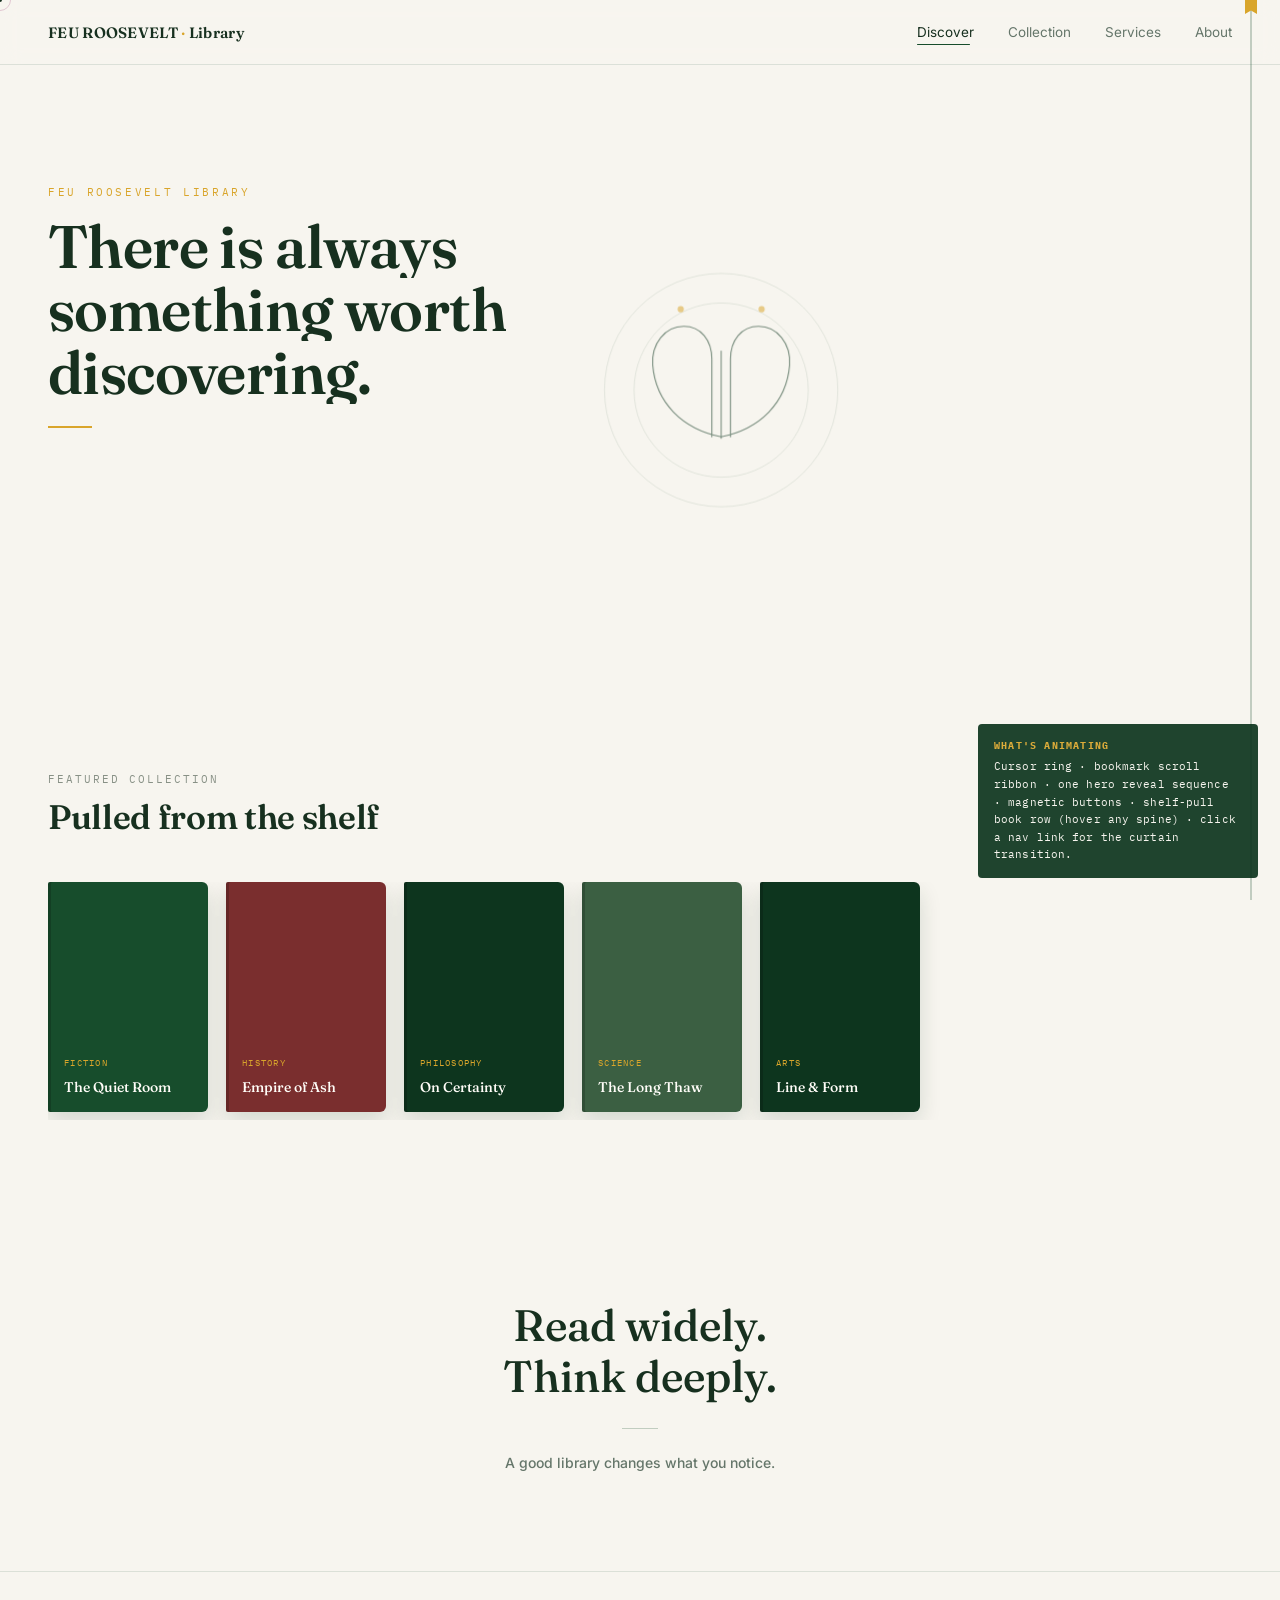
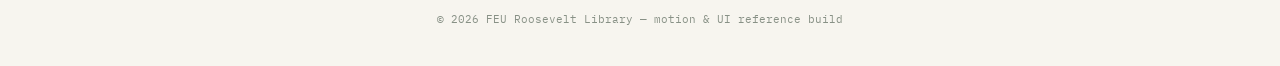
<file: ui website 2/library_backup-main/feu-motion-showcase.html>
<!DOCTYPE html>
<html lang="en">
<head>
<meta charset="UTF-8">
<meta name="viewport" content="width=device-width, initial-scale=1.0">
<title>FEU Roosevelt Library — Motion &amp; UI Showcase</title>
<link rel="preconnect" href="https://fonts.googleapis.com">
<link rel="preconnect" href="https://fonts.gstatic.com" crossorigin>
<link href="https://fonts.googleapis.com/css2?family=Fraunces:opsz,wght@9..144,400;9..144,500;9..144,600;9..144,700&family=Inter:wght@400;500;600;700&family=IBM+Plex+Mono:wght@400;500;600&display=swap" rel="stylesheet">
<style>
:root{
  --ink:#17301F; --ink-2:#0D351E; --ink-soft:#65766A; --ink-muted:#889186;
  --paper:#F7F5EF; --paper-2:#F0F4EF; --paper-3:#DCEBDD;
  --line:rgba(23,77,44,0.12); --line-strong:rgba(23,77,44,0.24);
  --white:#FFFDF8; --green:#174D2C; --green-deep:#0D351E; --green-tint:#DCEBDD;
  --brass:#D9A52B; --brass-tint:#F5E7C4; --oxblood:#7A2E2E;
  --font-display:'Fraunces', Georgia, serif;
  --font-body:'Inter', -apple-system, sans-serif;
  --font-mono:'IBM Plex Mono', monospace;
  --ease:cubic-bezier(.22,.9,.32,1);
}
*,*::before,*::after{box-sizing:border-box;}
html{scroll-behavior:smooth;}
body{margin:0; font-family:var(--font-body); background:var(--paper); color:var(--ink); -webkit-font-smoothing:antialiased; cursor:none;}
img{max-width:100%; display:block;}
h1,h2,h3,p{margin:0;}
::selection{background:var(--green); color:var(--white);}

/* ============ NOTE RAIL (explains what's happening) ============ */
.note{
  position:fixed; right:22px; bottom:22px; z-index:500; max-width:280px;
  background:var(--ink-2); color:var(--paper); font-family:var(--font-mono);
  font-size:11px; line-height:1.6; padding:14px 16px; border-radius:4px;
  opacity:0.92; letter-spacing:0.01em;
}
.note b{color:var(--brass); display:block; margin-bottom:4px; font-size:10px; letter-spacing:0.12em; text-transform:uppercase;}
@media (max-width:720px){.note{display:none;}}

/* ============ CUSTOM CURSOR — quiet ring, morphs near interactive elements ============ */
.cursor{
  position:fixed; top:0; left:0; width:22px; height:22px; border-radius:50%;
  border:1px solid var(--ink); pointer-events:none; z-index:900;
  transform:translate(-50%,-50%); mix-blend-mode:difference;
  transition:width .25s var(--ease), height .25s var(--ease), border-color .25s;
  will-change:transform;
}
.cursor.is-active{width:52px; height:52px; background:var(--brass); border-color:var(--brass); mix-blend-mode:normal;}
.cursor-dot{position:fixed; top:0; left:0; width:4px; height:4px; border-radius:50%; background:var(--ink); pointer-events:none; z-index:901; transform:translate(-50%,-50%);}
@media (max-width:900px), (hover:none){ .cursor, .cursor-dot{display:none;} body{cursor:auto;} }

/* ============ SCROLL RIBBON — a bookmark, not a generic progress bar ============ */
.ribbon-track{position:fixed; top:0; right:28px; width:2px; height:100vh; background:var(--line-strong); z-index:400;}
.ribbon-fill{position:absolute; top:0; left:0; width:100%; height:0%; background:var(--brass); transform-origin:top;}
.ribbon-mark{position:absolute; left:50%; width:12px; height:16px; background:var(--brass); transform:translate(-50%,-2px); clip-path:polygon(0 0,100% 0,100% 100%,50% 78%,0 100%);}
@media (max-width:720px){.ribbon-track{display:none;}}

/* ============ NAV — animated underline that tracks the hovered/active link ============ */
.demo-nav{position:sticky; top:0; z-index:200; display:flex; align-items:center; justify-content:space-between; padding:20px 48px; background:rgba(247,245,239,0.88); backdrop-filter:blur(10px); border-bottom:1px solid var(--line);}
.demo-nav .mark{font-family:var(--font-display); font-weight:600; font-size:15px; letter-spacing:0.02em;}
.demo-nav .mark span{color:var(--brass);}
.nav-links{display:flex; gap:34px; position:relative;}
.nav-links a{font-size:13.5px; color:var(--ink-soft); text-decoration:none; padding:4px 0; position:relative;}
.nav-links a.active{color:var(--ink);}
.nav-underline{position:absolute; bottom:-1px; height:1.5px; background:var(--green); border-radius:2px; transition:left .35s var(--ease), width .35s var(--ease); }
@media (max-width:720px){.nav-links{display:none;} .demo-nav{padding:16px 20px;}}

/* ============ HERO — the ONE orchestrated moment on this screen ============ */
.hero{position:relative; padding:120px 48px 96px; display:flex; align-items:center; gap:64px; overflow:hidden;}
.hero-copy{max-width:600px; position:relative; z-index:2;}
.hero-eyebrow{font-family:var(--font-mono); font-size:11px; letter-spacing:0.24em; color:var(--brass); text-transform:uppercase; overflow:hidden;}
.hero-eyebrow span{display:inline-block; transform:translateY(100%); opacity:0;}
.hero-heading{font-family:var(--font-display); font-weight:600; font-size:clamp(36px,5.4vw,60px); line-height:1.05; letter-spacing:-0.01em; margin-top:16px;}
.hero-heading .line{overflow:hidden; display:block;}
.hero-heading .word{display:inline-block; transform:translateY(115%); }
.hero-rule{width:0; height:2px; background:var(--brass); margin:22px 0; transform-origin:left;}
.hero-sub{font-size:15.5px; color:var(--ink-soft); line-height:1.6; max-width:440px; opacity:0;}
.hero-actions{display:flex; gap:14px; margin-top:30px; opacity:0;}
.btn{font-family:var(--font-body); font-size:13.5px; font-weight:600; padding:12px 22px; border-radius:3px; border:1px solid transparent; cursor:none; display:inline-flex; align-items:center; gap:8px; position:relative;}
.btn-primary{background:var(--green); color:var(--white);}
.btn-secondary{background:transparent; color:var(--ink); border-color:var(--line-strong);}
.btn-magnetic{will-change:transform;}
.hero-visual{position:relative; flex-shrink:0; width:280px; z-index:1;}
.hero-visual svg{width:100%; height:auto;}

/* ============ VIEW TRANSITION CURTAIN — for switching between pages/views ============ */
.curtain{position:fixed; inset:0; z-index:998; background:var(--green); transform:scaleY(0); transform-origin:bottom; pointer-events:none;}
.curtain-rule{position:absolute; top:50%; left:0; width:100%; height:1px; background:var(--brass); transform:scaleX(0);}

/* ============ SECTION HEADER — restrained reveal, once, on entry ============ */
.section{padding:80px 48px;}
.section-head{max-width:520px; margin-bottom:44px;}
.section-eyebrow{font-family:var(--font-mono); font-size:11px; letter-spacing:0.18em; color:var(--ink-muted); text-transform:uppercase;}
.section-heading{font-family:var(--font-display); font-size:clamp(26px,3vw,34px); font-weight:600; margin-top:10px; letter-spacing:-0.01em;}
.reveal{opacity:0; transform:translateY(18px);}

/* ============ SHELF-PULL — signature reveal for the book row, ONE moment, not per-card hover fades ============ */
.shelf{display:flex; gap:18px; overflow-x:auto; padding-bottom:8px; scrollbar-width:none;}
.shelf::-webkit-scrollbar{display:none;}
.book{flex:0 0 160px; cursor:none;}
.book-spine{
  position:relative; height:230px; border-radius:2px 6px 6px 2px; background:var(--green);
  display:flex; align-items:flex-end; padding:16px; overflow:hidden;
  box-shadow:inset 3px 0 0 rgba(0,0,0,0.18), var(--shadow, 0 10px 22px rgba(13,53,30,0.14));
  transform-style:preserve-3d; transition:box-shadow .3s var(--ease);
}
.book:nth-child(2) .book-spine{background:var(--oxblood);}
.book:nth-child(3) .book-spine{background:var(--ink-2);}
.book:nth-child(4) .book-spine{background:#3B5F42;}
.book:nth-child(5) .book-spine{background:var(--green-deep);}
.book-spine .foil{position:absolute; inset:0; background:linear-gradient(115deg, transparent 40%, rgba(217,165,43,0.35) 50%, transparent 60%); transform:translateX(-120%); }
.book:hover .book-spine .foil{transition:transform .6s var(--ease);}
.book:hover .book-spine .foil{transform:translateX(120%);}
.book-title{font-family:var(--font-display); color:var(--white); font-size:14px; line-height:1.3; font-weight:500;}
.book-cat{font-family:var(--font-mono); color:var(--brass); font-size:9px; letter-spacing:0.14em; text-transform:uppercase; margin-bottom:8px; display:block;}

/* ============ EDITORIAL STATEMENT — kept quiet, no motion (it doesn't need any) ============ */
.statement{padding:100px 48px; text-align:center;}
.statement p{font-family:var(--font-display); font-size:clamp(28px,4vw,44px); font-weight:500; line-height:1.15;}
.statement .rule{width:36px; height:1px; background:var(--line-strong); margin:26px auto;}
.statement .sub{font-family:var(--font-body); font-size:14px; color:var(--ink-soft);}

footer{padding:40px 48px; border-top:1px solid var(--line); font-family:var(--font-mono); font-size:11px; color:var(--ink-muted); text-align:center;}
</style>
</head>
<body>

<div class="note"><b>What's animating</b>Cursor ring · bookmark scroll ribbon · one hero reveal sequence · magnetic buttons · shelf-pull book row (hover any spine) · click a nav link for the curtain transition.</div>

<div class="cursor" id="cursor"></div>
<div class="cursor-dot" id="cursorDot"></div>

<div class="ribbon-track"><div class="ribbon-fill" id="ribbonFill"><div class="ribbon-mark"></div></div></div>
<div class="curtain" id="curtain"><div class="curtain-rule" id="curtainRule"></div></div>

<nav class="demo-nav">
  <div class="mark">FEU ROOSEVELT <span>·</span> Library</div>
  <div class="nav-links" id="navLinks">
    <a href="#" class="active" data-nav>Discover</a>
    <a href="#" data-nav>Collection</a>
    <a href="#" data-nav>Services</a>
    <a href="#" data-nav>About</a>
    <div class="nav-underline" id="navUnderline"></div>
  </div>
</nav>

<section class="hero">
  <div class="hero-copy">
    <div class="hero-eyebrow"><span>FEU Roosevelt Library</span></div>
    <h1 class="hero-heading">
      <span class="line"><span class="word">There</span> <span class="word">is</span> <span class="word">always</span></span>
      <span class="line"><span class="word">something</span> <span class="word">worth</span></span>
      <span class="line"><span class="word">discovering.</span></span>
    </h1>
    <div class="hero-rule" id="heroRule"></div>
    <p class="hero-sub">One entrance, played once, in order: eyebrow, headline by word, rule, then copy and actions. Nothing else on this screen moves on load.</p>
    <div class="hero-actions">
      <button class="btn btn-primary btn-magnetic" data-magnetic>Explore the collection</button>
      <button class="btn btn-secondary btn-magnetic" data-magnetic>How it works</button>
    </div>
  </div>
  <div class="hero-visual" id="heroVisual">
    <svg viewBox="0 0 360 400">
      <circle cx="180" cy="200" r="150" fill="none" stroke="var(--line-strong)" stroke-width="1"/>
      <circle cx="180" cy="200" r="112" fill="none" stroke="var(--line-strong)" stroke-width="1"/>
      <g stroke="var(--ink-2)" stroke-width="1.4" fill="none" stroke-linecap="round">
        <path d="M180 260 C 130 250, 96 216, 92 168 C 90 140, 108 118, 132 118 C 154 118, 168 136, 168 160 L168 260"/>
        <path d="M180 260 C 230 250, 264 216, 268 168 C 270 140, 252 118, 228 118 C 206 118, 192 136, 192 160 L192 260"/>
        <line x1="180" y1="150" x2="180" y2="262"/>
      </g>
      <circle cx="128" cy="96" r="4" fill="var(--brass)"/>
      <circle cx="232" cy="96" r="4" fill="var(--brass)"/>
    </svg>
  </div>
</section>

<section class="section">
  <div class="section-head reveal">
    <div class="section-eyebrow">Featured collection</div>
    <h2 class="section-heading">Pulled from the shelf</h2>
  </div>
  <div class="shelf" id="shelf">
    <div class="book"><div class="book-spine"><div class="foil"></div><div><span class="book-cat">Fiction</span><span class="book-title">The Quiet Room</span></div></div></div>
    <div class="book"><div class="book-spine"><div class="foil"></div><div><span class="book-cat">History</span><span class="book-title">Empire of Ash</span></div></div></div>
    <div class="book"><div class="book-spine"><div class="foil"></div><div><span class="book-cat">Philosophy</span><span class="book-title">On Certainty</span></div></div></div>
    <div class="book"><div class="book-spine"><div class="foil"></div><div><span class="book-cat">Science</span><span class="book-title">The Long Thaw</span></div></div></div>
    <div class="book"><div class="book-spine"><div class="foil"></div><div><span class="book-cat">Arts</span><span class="book-title">Line &amp; Form</span></div></div></div>
  </div>
</section>

<section class="statement">
  <p>Read widely.<br>Think deeply.</p>
  <div class="rule"></div>
  <p class="sub">A good library changes what you notice.</p>
</section>

<footer>© 2026 FEU Roosevelt Library — motion &amp; UI reference build</footer>

<script src="https://cdnjs.cloudflare.com/ajax/libs/gsap/3.12.5/gsap.min.js"></script>
<script>
gsap.defaults({ease:"power2.out"});

/* ---------- Custom cursor ---------- */
const cursor = document.getElementById('cursor');
const dot = document.getElementById('cursorDot');
let mx=0,my=0, cx=0, cy=0;
window.addEventListener('mousemove', e=>{ mx=e.clientX; my=e.clientY; dot.style.transform=`translate(${mx}px,${my}px) translate(-50%,-50%)`; });
gsap.ticker.add(()=>{ cx += (mx-cx)*0.18; cy += (my-cy)*0.18; cursor.style.transform=`translate(${cx}px,${cy}px) translate(-50%,-50%)`; });
document.querySelectorAll('[data-magnetic], .book, a[data-nav]').forEach(el=>{
  el.addEventListener('mouseenter', ()=> cursor.classList.add('is-active'));
  el.addEventListener('mouseleave', ()=> cursor.classList.remove('is-active'));
});

/* ---------- Magnetic buttons (wiring the pattern the source file already defines but never calls) ---------- */
document.querySelectorAll('[data-magnetic]').forEach(btn=>{
  btn.addEventListener('mousemove', e=>{
    const r = btn.getBoundingClientRect();
    const x = (e.clientX - r.left - r.width/2) * 0.35;
    const y = (e.clientY - r.top - r.height/2) * 0.35;
    gsap.to(btn, {x, y, duration:0.3, ease:"power2.out"});
  });
  btn.addEventListener('mouseleave', ()=> gsap.to(btn, {x:0, y:0, duration:0.5, ease:"elastic.out(1,0.4)"}));
});

/* ---------- Scroll bookmark ribbon ---------- */
const ribbonFill = document.getElementById('ribbonFill');
window.addEventListener('scroll', ()=>{
  const pct = window.scrollY / (document.body.scrollHeight - window.innerHeight);
  ribbonFill.style.height = Math.min(100, Math.max(0, pct*100)) + '%';
}, {passive:true});

/* ---------- Nav underline tracks hover / active ---------- */
const navLinks = document.getElementById('navLinks');
const underline = document.getElementById('navUnderline');
function moveUnderline(el){
  const r = el.getBoundingClientRect(), pr = navLinks.getBoundingClientRect();
  gsap.to(underline, {left:r.left-pr.left, width:r.width, duration:0.35, ease:"power3.out"});
}
const links = document.querySelectorAll('[data-nav]');
requestAnimationFrame(()=> moveUnderline(document.querySelector('[data-nav].active')));
links.forEach(a=>{
  a.addEventListener('mouseenter', ()=> moveUnderline(a));
  a.addEventListener('mouseleave', ()=> moveUnderline(document.querySelector('[data-nav].active')));
  a.addEventListener('click', e=>{
    e.preventDefault();
    links.forEach(l=>l.classList.remove('active'));
    a.classList.add('active');
    moveUnderline(a);
    playCurtain();
  });
});

/* ---------- View transition curtain ---------- */
const curtain = document.getElementById('curtain');
const curtainRule = document.getElementById('curtainRule');
function playCurtain(){
  const tl = gsap.timeline();
  tl.set(curtain, {transformOrigin:"bottom"})
    .to(curtain, {scaleY:1, duration:0.42, ease:"power4.inOut"})
    .to(curtainRule, {scaleX:1, duration:0.25, ease:"power2.out"}, "-=0.1")
    .to(curtainRule, {scaleX:0, duration:0.2, ease:"power2.in"}, "+=0.05")
    .set(curtain, {transformOrigin:"top"})
    .to(curtain, {scaleY:0, duration:0.45, ease:"power4.inOut"}, "+=0.02");
}

/* ---------- Hero: the ONE orchestrated entrance ---------- */
const tl = gsap.timeline({delay:0.2});
tl.to('.hero-eyebrow span', {y:0, opacity:1, duration:0.5})
  .to('.hero-heading .word', {y:0, duration:0.75, stagger:0.045, ease:"power3.out"}, "-=0.15")
  .to('#heroRule', {width:64, duration:0.5, ease:"power2.out"}, "-=0.3")
  .to('.hero-sub', {opacity:1, duration:0.4}, "-=0.2")
  .to('.hero-actions', {opacity:1, duration:0.4}, "-=0.2")
  .from('#heroVisual', {opacity:0, x:24, duration:0.7, ease:"power2.out"}, "-=0.9");

/* subtle parallax on the hero mark, tied to scroll (answers user action, not autoplay) */
window.addEventListener('scroll', ()=>{
  const y = Math.min(60, window.scrollY * 0.15);
  gsap.to('#heroVisual', {y, duration:0.3, overwrite:"auto"});
}, {passive:true});

/* ---------- Section head: single restrained reveal on scroll-into-view ---------- */
const io = new IntersectionObserver((entries)=>{
  entries.forEach(e=>{
    if(e.isIntersecting){
      gsap.to(e.target, {opacity:1, y:0, duration:0.6, ease:"power2.out"});
      io.unobserve(e.target);
    }
  });
}, {threshold:0.4});
document.querySelectorAll('.reveal').forEach(el=> io.observe(el));

/* ---------- Shelf: subtle tilt toward cursor per spine ---------- */
document.querySelectorAll('.book-spine').forEach(spine=>{
  spine.addEventListener('mousemove', e=>{
    const r = spine.getBoundingClientRect();
    const px = (e.clientX - r.left)/r.width - 0.5;
    gsap.to(spine, {rotateY: px*10, duration:0.3, ease:"power2.out"});
  });
  spine.addEventListener('mouseleave', ()=> gsap.to(spine, {rotateY:0, duration:0.5, ease:"power2.out"}));
});
document.querySelector('.shelf').style.perspective = '800px';
</script>
</body>
</html>
</file>
